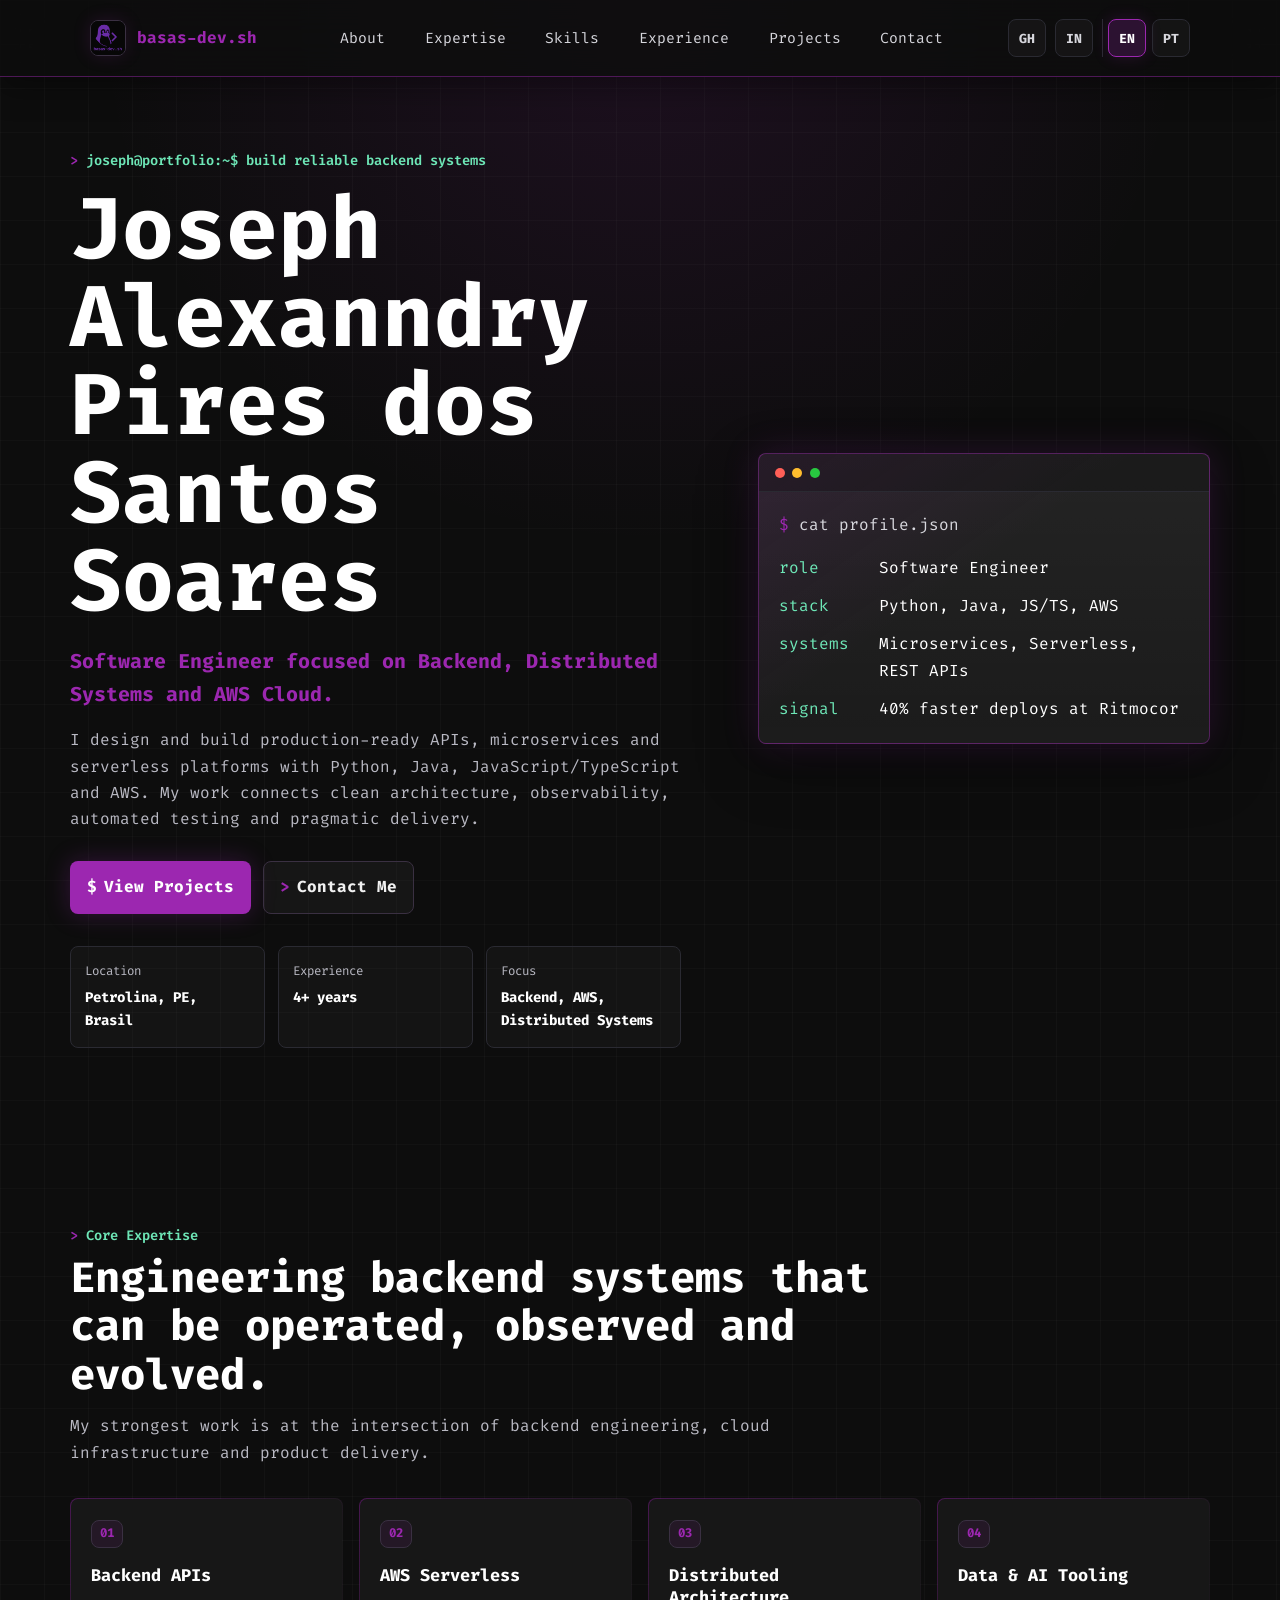
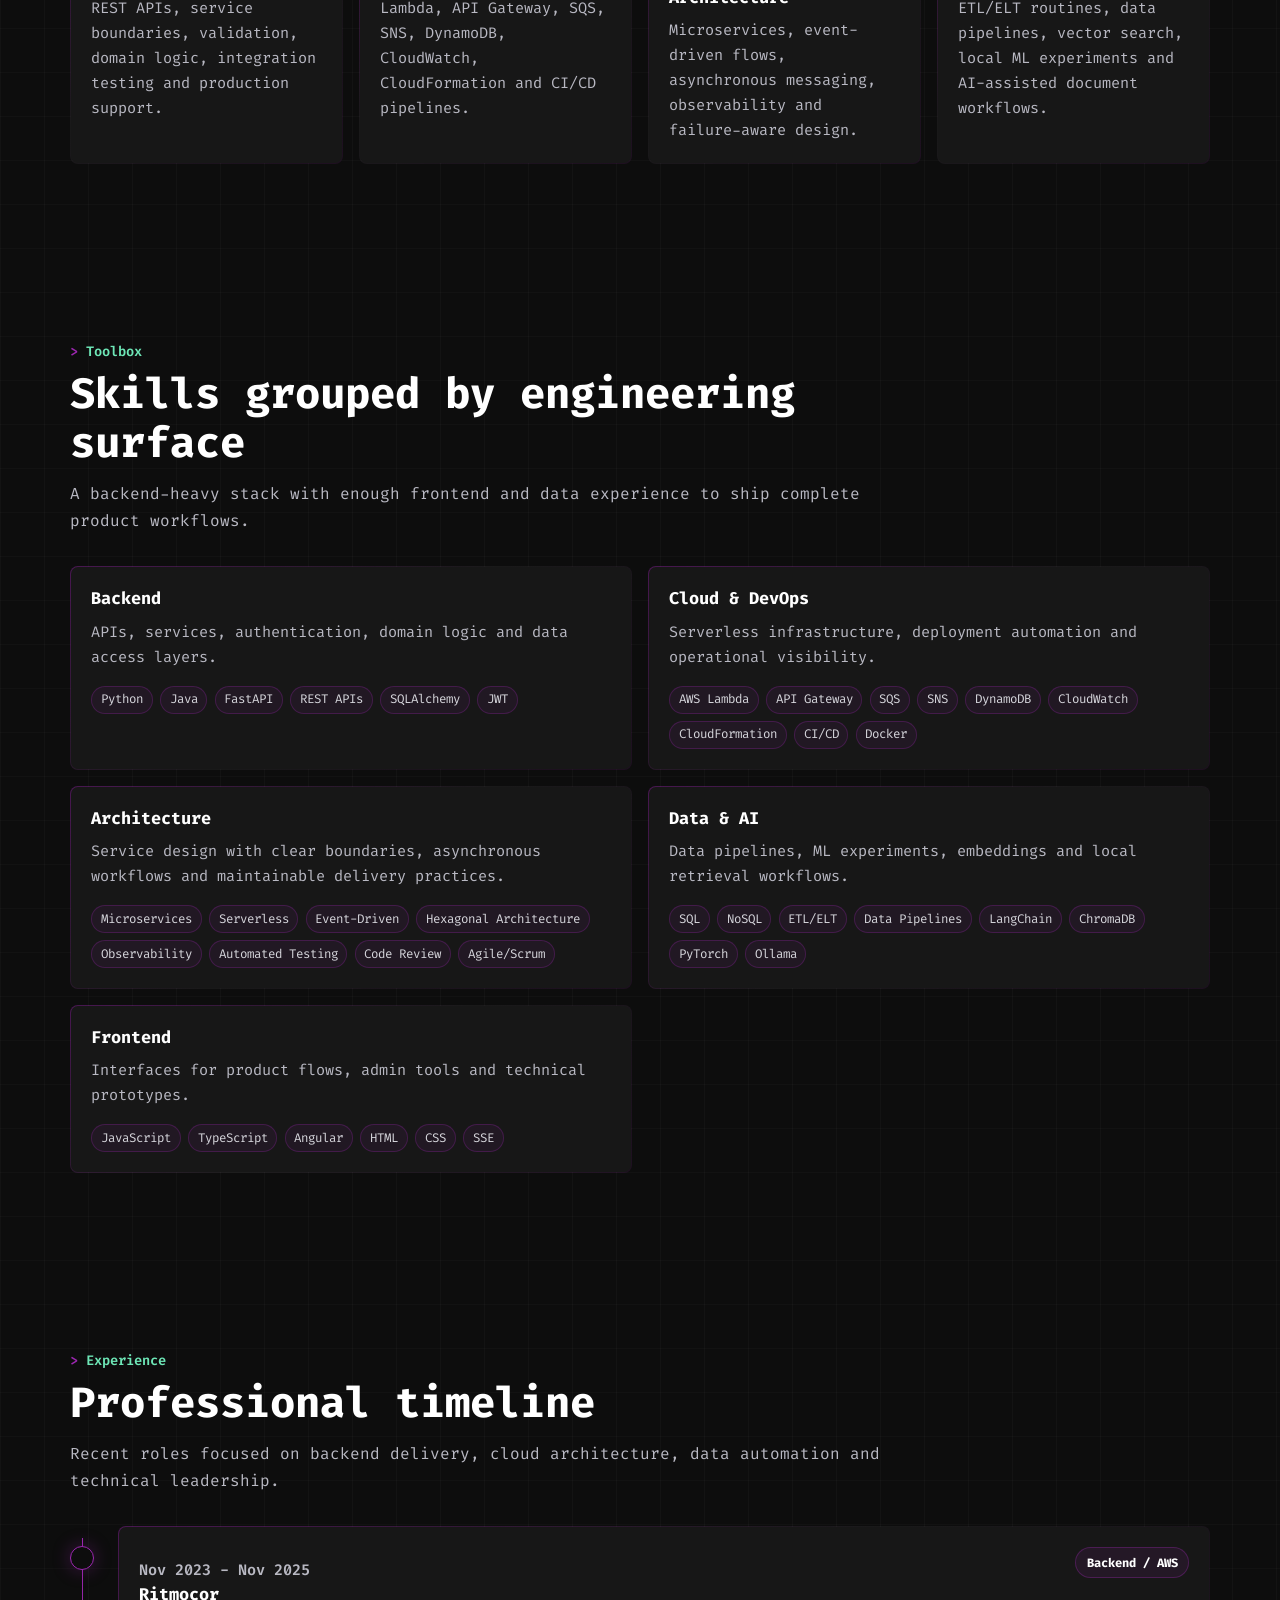
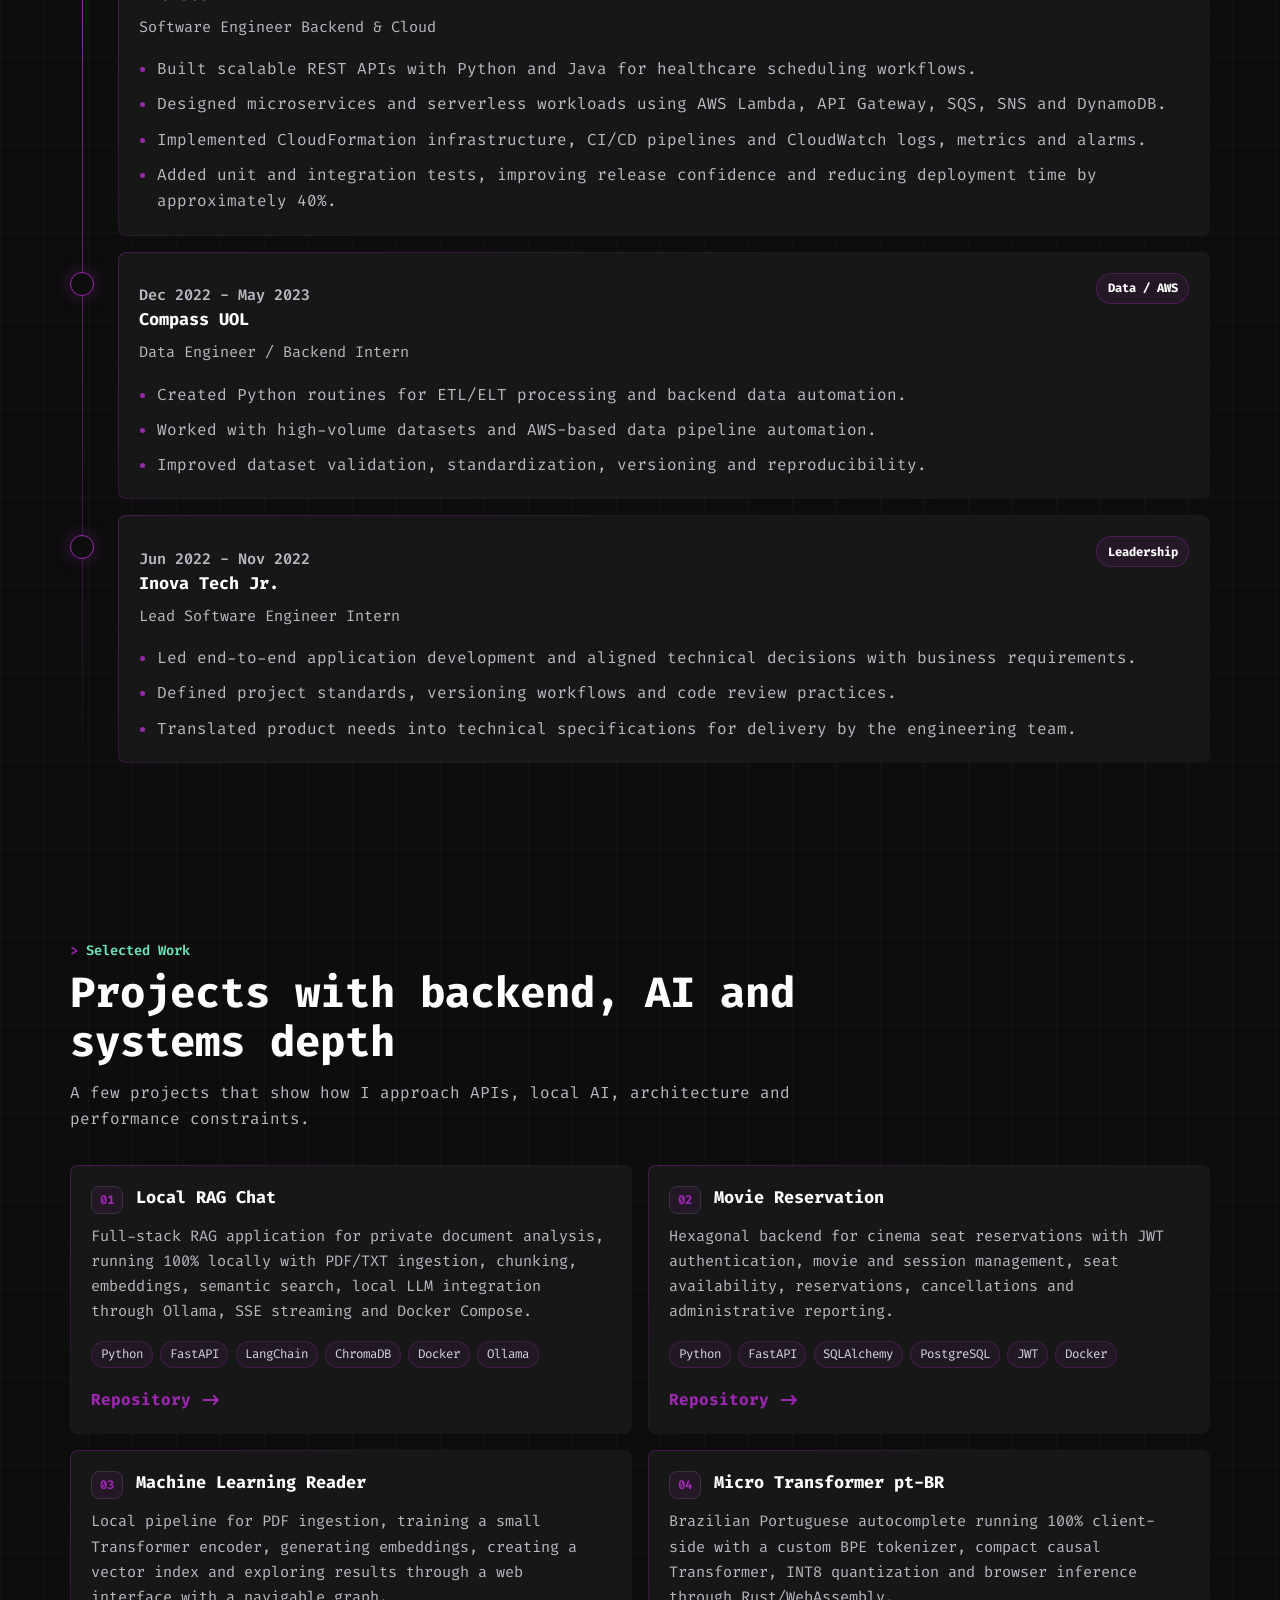
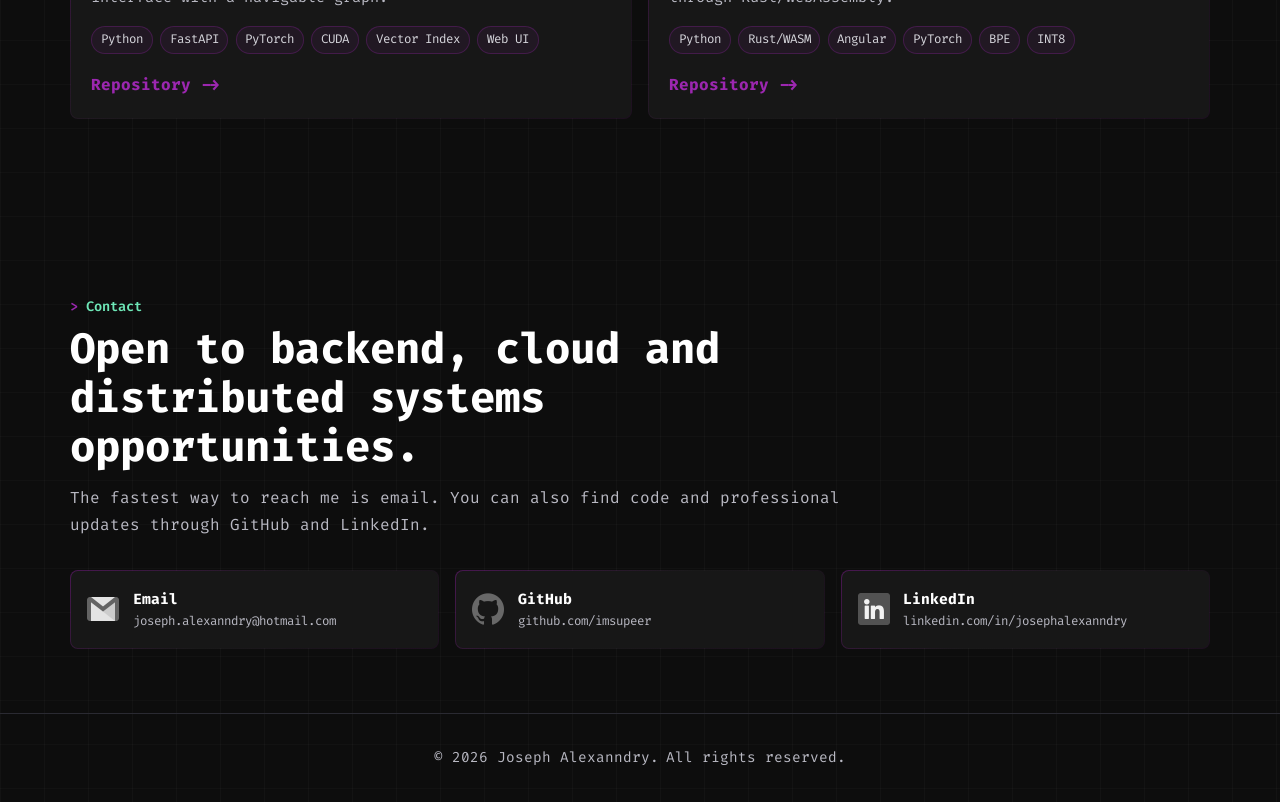
<file: index.html>
<!doctype html>
<html lang="en" data-lang="en">
  <head>
    <meta charset="UTF-8" />
    <meta name="viewport" content="width=device-width, initial-scale=1" />
    <title>Joseph Alexanndry | Software Engineer Backend & Cloud</title>
    <meta
      name="description"
      content="Software Engineer based in Brazil with 4+ years of experience building backend systems, distributed architectures, AWS serverless platforms, REST APIs and data/AI tools."
      data-i18n-content="meta.description"
    />
    <meta name="theme-color" content="#0d0d0d" />
    <meta property="og:type" content="website" />
    <meta property="og:url" content="https://imsupeer.github.io/portfolio/" />
    <meta property="og:title" content="Joseph Alexanndry | Software Engineer Backend & Cloud" data-i18n-content="meta.ogTitle" />
    <meta
      property="og:description"
      content="Backend-heavy Software Engineer focused on AWS, microservices, serverless, distributed systems and reliable APIs."
      data-i18n-content="meta.ogDescription"
    />
    <meta property="og:image" content="assets/logo.png" />
    <meta name="twitter:card" content="summary" />
    <link rel="canonical" href="https://imsupeer.github.io/portfolio/" />
    <link rel="icon" href="assets/favicon.ico" type="image/x-icon" />
    <link rel="preconnect" href="https://fonts.googleapis.com" />
    <link rel="preconnect" href="https://fonts.gstatic.com" crossorigin />
    <link href="https://fonts.googleapis.com/css2?family=Fira+Code:wght@400;500;600;700&display=swap" rel="stylesheet" />
    <link rel="stylesheet" href="styles.css" />
    <script defer src="script.js"></script>
  </head>
  <body>
    <a class="skip-link" href="#main" data-i18n="a11y.skip">Skip to content</a>

    <header class="site-header" id="top">
      <div class="header-inner">
        <a class="brand" href="#about" aria-label="Joseph Alexanndry portfolio home" data-i18n-aria-label="brand.aria">
          <img src="assets/logo.png" alt="Joseph Alexanndry developer logo" class="brand-icon" />
          <span class="brand-text">basas-dev.sh</span>
        </a>

        <button
          class="menu-toggle"
          type="button"
          aria-controls="primary-nav"
          aria-expanded="false"
          aria-label="Open navigation menu"
          data-i18n-aria-label="nav.toggleOpen"
        >
          <span></span>
          <span></span>
          <span></span>
        </button>

        <nav class="site-nav" id="primary-nav" aria-label="Primary navigation" data-i18n-aria-label="nav.aria">
          <a href="#about" data-i18n="nav.about">About</a>
          <a href="#expertise" data-i18n="nav.expertise">Expertise</a>
          <a href="#skills" data-i18n="nav.skills">Skills</a>
          <a href="#experience" data-i18n="nav.experience">Experience</a>
          <a href="#projects" data-i18n="nav.projects">Projects</a>
          <a href="#contact" data-i18n="nav.contact">Contact</a>
        </nav>

        <div class="header-actions">
          <a
            class="social-pill"
            href="https://github.com/imsupeer"
            target="_blank"
            rel="noreferrer"
            aria-label="GitHub profile"
            data-i18n-aria-label="social.github"
            >GH</a
          >
          <a
            class="social-pill"
            href="https://www.linkedin.com/in/josephalexanndry"
            target="_blank"
            rel="noreferrer"
            aria-label="LinkedIn profile"
            data-i18n-aria-label="social.linkedin"
          >
            IN
          </a>
          <div class="lang-switch" role="group" aria-label="Language selector" data-i18n-aria-label="lang.aria">
            <button id="btn-en" type="button" data-lang-btn="en" aria-pressed="true">EN</button>
            <button id="btn-pt" type="button" data-lang-btn="pt" aria-pressed="false">PT</button>
          </div>
        </div>
      </div>
    </header>

    <main id="main">
      <section id="about" class="section hero-section" aria-labelledby="hero-title">
        <div class="hero-grid">
          <div class="hero-copy">
            <p class="terminal-prompt" data-i18n="hero.prompt">joseph@portfolio:~$ build reliable backend systems</p>
            <h1 id="hero-title" data-i18n="hero.title">Joseph Alexanndry Pires dos Santos Soares</h1>
            <p class="hero-position" data-i18n="hero.position">Software Engineer focused on Backend, Distributed Systems and AWS Cloud.</p>
            <p class="hero-summary" data-i18n="hero.summary">
              I design and build production-ready APIs, microservices and serverless platforms with Python, Java, JavaScript/TypeScript and AWS. My
              work connects clean architecture, observability, automated testing and pragmatic delivery.
            </p>

            <div class="hero-ctas" aria-label="Primary actions" data-i18n-aria-label="hero.ctas.aria">
              <a class="btn btn-primary" href="#projects" data-i18n="hero.cta.projects">View Projects</a>
              <a class="btn btn-secondary" href="#contact" data-i18n="hero.cta.contact">Contact Me</a>
            </div>

            <ul class="hero-meta" aria-label="Professional summary" data-i18n-aria-label="hero.meta.aria">
              <li>
                <span data-i18n="hero.meta.location">Location</span>
                <strong>Petrolina, PE, Brasil</strong>
              </li>
              <li>
                <span data-i18n="hero.meta.experience">Experience</span>
                <strong data-i18n="hero.meta.experienceValue">4+ years</strong>
              </li>
              <li>
                <span data-i18n="hero.meta.focus">Focus</span>
                <strong data-i18n="hero.meta.focusValue">Backend, AWS, Distributed Systems</strong>
              </li>
            </ul>
          </div>

          <aside class="hero-terminal" aria-label="Terminal profile snapshot" data-i18n-aria-label="hero.terminal.aria">
            <div class="terminal-bar" aria-hidden="true">
              <span></span>
              <span></span>
              <span></span>
            </div>
            <div class="terminal-body">
              <p><span class="cmd">$</span> <span data-i18n="hero.terminal.command">cat profile.json</span></p>
              <dl>
                <div>
                  <dt data-i18n="hero.terminal.role">role</dt>
                  <dd data-i18n="hero.terminal.roleValue">Software Engineer</dd>
                </div>
                <div>
                  <dt data-i18n="hero.terminal.stack">stack</dt>
                  <dd>Python, Java, JS/TS, AWS</dd>
                </div>
                <div>
                  <dt data-i18n="hero.terminal.systems">systems</dt>
                  <dd data-i18n="hero.terminal.systemsValue">Microservices, Serverless, REST APIs</dd>
                </div>
                <div>
                  <dt data-i18n="hero.terminal.signal">signal</dt>
                  <dd data-i18n="hero.terminal.signalValue">40% faster deploys at Ritmocor</dd>
                </div>
              </dl>
            </div>
          </aside>
        </div>
      </section>

      <section id="expertise" class="section" aria-labelledby="expertise-title">
        <div class="section-heading">
          <p class="section-kicker" data-i18n="expertise.kicker">Core Expertise</p>
          <h2 id="expertise-title" data-i18n="expertise.title">Engineering backend systems that can be operated, observed and evolved.</h2>
          <p data-i18n="expertise.intro">
            My strongest work is at the intersection of backend engineering, cloud infrastructure and product delivery.
          </p>
        </div>

        <div class="expertise-grid">
          <article class="expertise-card">
            <span class="card-index">01</span>
            <h3 data-i18n="expertise.backend.title">Backend APIs</h3>
            <p data-i18n="expertise.backend.desc">
              REST APIs, service boundaries, validation, domain logic, integration testing and production support.
            </p>
          </article>

          <article class="expertise-card">
            <span class="card-index">02</span>
            <h3 data-i18n="expertise.cloud.title">AWS Serverless</h3>
            <p data-i18n="expertise.cloud.desc">Lambda, API Gateway, SQS, SNS, DynamoDB, CloudWatch, CloudFormation and CI/CD pipelines.</p>
          </article>

          <article class="expertise-card">
            <span class="card-index">03</span>
            <h3 data-i18n="expertise.arch.title">Distributed Architecture</h3>
            <p data-i18n="expertise.arch.desc">Microservices, event-driven flows, asynchronous messaging, observability and failure-aware design.</p>
          </article>

          <article class="expertise-card">
            <span class="card-index">04</span>
            <h3 data-i18n="expertise.data.title">Data & AI Tooling</h3>
            <p data-i18n="expertise.data.desc">
              ETL/ELT routines, data pipelines, vector search, local ML experiments and AI-assisted document workflows.
            </p>
          </article>
        </div>
      </section>

      <section id="skills" class="section skills-section" aria-labelledby="skills-title">
        <div class="section-heading">
          <p class="section-kicker" data-i18n="skills.kicker">Toolbox</p>
          <h2 id="skills-title" data-i18n="skills.title">Skills grouped by engineering surface</h2>
          <p data-i18n="skills.intro">A backend-heavy stack with enough frontend and data experience to ship complete product workflows.</p>
        </div>

        <div class="skills-grid">
          <article class="skill-card">
            <h3 data-i18n="skills.backend.title">Backend</h3>
            <p data-i18n="skills.backend.desc">APIs, services, authentication, domain logic and data access layers.</p>
            <ul class="chips">
              <li>Python</li>
              <li>Java</li>
              <li>FastAPI</li>
              <li>REST APIs</li>
              <li>SQLAlchemy</li>
              <li>JWT</li>
            </ul>
          </article>

          <article class="skill-card">
            <h3 data-i18n="skills.cloud.title">Cloud & DevOps</h3>
            <p data-i18n="skills.cloud.desc">Serverless infrastructure, deployment automation and operational visibility.</p>
            <ul class="chips">
              <li>AWS Lambda</li>
              <li>API Gateway</li>
              <li>SQS</li>
              <li>SNS</li>
              <li>DynamoDB</li>
              <li>CloudWatch</li>
              <li>CloudFormation</li>
              <li>CI/CD</li>
              <li>Docker</li>
            </ul>
          </article>

          <article class="skill-card">
            <h3 data-i18n="skills.arch.title">Architecture</h3>
            <p data-i18n="skills.arch.desc">Service design with clear boundaries, asynchronous workflows and maintainable delivery practices.</p>
            <ul class="chips">
              <li>Microservices</li>
              <li>Serverless</li>
              <li>Event-Driven</li>
              <li>Hexagonal Architecture</li>
              <li>Observability</li>
              <li>Automated Testing</li>
              <li>Code Review</li>
              <li>Agile/Scrum</li>
            </ul>
          </article>

          <article class="skill-card">
            <h3 data-i18n="skills.data.title">Data & AI</h3>
            <p data-i18n="skills.data.desc">Data pipelines, ML experiments, embeddings and local retrieval workflows.</p>
            <ul class="chips">
              <li>SQL</li>
              <li>NoSQL</li>
              <li>ETL/ELT</li>
              <li>Data Pipelines</li>
              <li>LangChain</li>
              <li>ChromaDB</li>
              <li>PyTorch</li>
              <li>Ollama</li>
            </ul>
          </article>

          <article class="skill-card">
            <h3 data-i18n="skills.frontend.title">Frontend</h3>
            <p data-i18n="skills.frontend.desc">Interfaces for product flows, admin tools and technical prototypes.</p>
            <ul class="chips">
              <li>JavaScript</li>
              <li>TypeScript</li>
              <li>Angular</li>
              <li>HTML</li>
              <li>CSS</li>
              <li>SSE</li>
            </ul>
          </article>
        </div>
      </section>

      <section id="experience" class="section experience-section" aria-labelledby="experience-title">
        <div class="section-heading">
          <p class="section-kicker" data-i18n="experience.kicker">Experience</p>
          <h2 id="experience-title" data-i18n="experience.title">Professional timeline</h2>
          <p data-i18n="experience.intro">Recent roles focused on backend delivery, cloud architecture, data automation and technical leadership.</p>
        </div>

        <div class="timeline">
          <article class="timeline-item">
            <div class="timeline-marker" aria-hidden="true"></div>
            <div class="experience-card">
              <div class="experience-header">
                <div>
                  <p class="period" data-i18n="experience.ritmocor.period">Nov 2023 - Nov 2025</p>
                  <h3>Ritmocor</h3>
                  <p class="role" data-i18n="experience.ritmocor.role">Software Engineer Backend & Cloud</p>
                </div>
                <span class="experience-tag">Backend / AWS</span>
              </div>
              <ul class="impact-list">
                <li data-i18n="experience.ritmocor.item1">Built scalable REST APIs with Python and Java for healthcare scheduling workflows.</li>
                <li data-i18n="experience.ritmocor.item2">
                  Designed microservices and serverless workloads using AWS Lambda, API Gateway, SQS, SNS and DynamoDB.
                </li>
                <li data-i18n="experience.ritmocor.item3">
                  Implemented CloudFormation infrastructure, CI/CD pipelines and CloudWatch logs, metrics and alarms.
                </li>
                <li data-i18n="experience.ritmocor.item4">
                  Added unit and integration tests, improving release confidence and reducing deployment time by approximately 40%.
                </li>
              </ul>
            </div>
          </article>

          <article class="timeline-item">
            <div class="timeline-marker" aria-hidden="true"></div>
            <div class="experience-card">
              <div class="experience-header">
                <div>
                  <p class="period" data-i18n="experience.compass.period">Dec 2022 - May 2023</p>
                  <h3>Compass UOL</h3>
                  <p class="role" data-i18n="experience.compass.role">Data Engineer / Backend Intern</p>
                </div>
                <span class="experience-tag">Data / AWS</span>
              </div>
              <ul class="impact-list">
                <li data-i18n="experience.compass.item1">Created Python routines for ETL/ELT processing and backend data automation.</li>
                <li data-i18n="experience.compass.item2">Worked with high-volume datasets and AWS-based data pipeline automation.</li>
                <li data-i18n="experience.compass.item3">Improved dataset validation, standardization, versioning and reproducibility.</li>
              </ul>
            </div>
          </article>

          <article class="timeline-item">
            <div class="timeline-marker" aria-hidden="true"></div>
            <div class="experience-card">
              <div class="experience-header">
                <div>
                  <p class="period" data-i18n="experience.inova.period">Jun 2022 - Nov 2022</p>
                  <h3>Inova Tech Jr.</h3>
                  <p class="role" data-i18n="experience.inova.role">Lead Software Engineer Intern</p>
                </div>
                <span class="experience-tag">Leadership</span>
              </div>
              <ul class="impact-list">
                <li data-i18n="experience.inova.item1">
                  Led end-to-end application development and aligned technical decisions with business requirements.
                </li>
                <li data-i18n="experience.inova.item2">Defined project standards, versioning workflows and code review practices.</li>
                <li data-i18n="experience.inova.item3">
                  Translated product needs into technical specifications for delivery by the engineering team.
                </li>
              </ul>
            </div>
          </article>
        </div>
      </section>

      <section id="projects" class="section projects-section" aria-labelledby="projects-title">
        <div class="section-heading">
          <p class="section-kicker" data-i18n="projects.kicker">Selected Work</p>
          <h2 id="projects-title" data-i18n="projects.title">Projects with backend, AI and systems depth</h2>
          <p data-i18n="projects.intro">A few projects that show how I approach APIs, local AI, architecture and performance constraints.</p>
        </div>

        <div class="project-grid">
          <article class="project-card">
            <div class="project-top">
              <span class="card-index">01</span>
              <h3>Local RAG Chat</h3>
            </div>
            <p data-i18n="projects.rag.desc">
              Full-stack RAG application for private document analysis, running 100% locally with PDF/TXT ingestion, chunking, embeddings, semantic
              search, local LLM integration through Ollama, SSE streaming and Docker Compose.
            </p>
            <ul class="chips">
              <li>Python</li>
              <li>FastAPI</li>
              <li>LangChain</li>
              <li>ChromaDB</li>
              <li>Docker</li>
              <li>Ollama</li>
            </ul>
            <a class="project-link" href="https://github.com/imsupeer/ragChat" target="_blank" rel="noreferrer" data-i18n="projects.repo"
              >Repository</a
            >
          </article>

          <article class="project-card">
            <div class="project-top">
              <span class="card-index">02</span>
              <h3>Movie Reservation</h3>
            </div>
            <p data-i18n="projects.movie.desc">
              Hexagonal backend for cinema seat reservations with JWT authentication, movie and session management, seat availability, reservations,
              cancellations and administrative reporting.
            </p>
            <ul class="chips">
              <li>Python</li>
              <li>FastAPI</li>
              <li>SQLAlchemy</li>
              <li>PostgreSQL</li>
              <li>JWT</li>
              <li>Docker</li>
            </ul>
            <a
              class="project-link"
              href="https://github.com/imsupeer/movieReservationSystemBackend"
              target="_blank"
              rel="noreferrer"
              data-i18n="projects.repo"
              >Repository</a
            >
          </article>

          <article class="project-card">
            <div class="project-top">
              <span class="card-index">03</span>
              <h3>Machine Learning Reader</h3>
            </div>
            <p data-i18n="projects.ml.desc">
              Local pipeline for PDF ingestion, training a small Transformer encoder, generating embeddings, creating a vector index and exploring
              results through a web interface with a navigable graph.
            </p>
            <ul class="chips">
              <li>Python</li>
              <li>FastAPI</li>
              <li>PyTorch</li>
              <li>CUDA</li>
              <li>Vector Index</li>
              <li>Web UI</li>
            </ul>
            <a
              class="project-link"
              href="https://github.com/imsupeer/simpleMachineLearningProject"
              target="_blank"
              rel="noreferrer"
              data-i18n="projects.repo"
              >Repository</a
            >
          </article>

          <article class="project-card">
            <div class="project-top">
              <span class="card-index">04</span>
              <h3>Micro Transformer pt-BR</h3>
            </div>
            <p data-i18n="projects.micro.desc">
              Brazilian Portuguese autocomplete running 100% client-side with a custom BPE tokenizer, compact causal Transformer, INT8 quantization
              and browser inference through Rust/WebAssembly.
            </p>
            <ul class="chips">
              <li>Python</li>
              <li>Rust/WASM</li>
              <li>Angular</li>
              <li>PyTorch</li>
              <li>BPE</li>
              <li>INT8</li>
            </ul>
            <a class="project-link" href="https://github.com/imsupeer/microTransformerptBR" target="_blank" rel="noreferrer" data-i18n="projects.repo"
              >Repository</a
            >
          </article>
        </div>
      </section>

      <section id="contact" class="section contact-section" aria-labelledby="contact-title">
        <div class="section-heading">
          <p class="section-kicker" data-i18n="contact.kicker">Contact</p>
          <h2 id="contact-title" data-i18n="contact.title">Open to backend, cloud and distributed systems opportunities.</h2>
          <p data-i18n="contact.intro">
            The fastest way to reach me is email. You can also find code and professional updates through GitHub and LinkedIn.
          </p>
        </div>

        <div class="contact-grid">
          <a
            class="contact-card"
            href="mailto:joseph.alexanndry@hotmail.com"
            aria-label="Send email to Joseph Alexanndry"
            data-i18n-aria-label="contact.email.aria"
          >
            <img src="assets/mail.png" alt="" class="contact-icon" aria-hidden="true" />
            <span>
              <strong data-i18n="contact.email.label">Email</strong>
              <small>joseph.alexanndry@hotmail.com</small>
            </span>
          </a>

          <a
            class="contact-card"
            href="https://github.com/imsupeer"
            target="_blank"
            rel="noreferrer"
            aria-label="Open Joseph Alexanndry GitHub profile"
            data-i18n-aria-label="contact.github.aria"
          >
            <img src="assets/github.png" alt="" class="contact-icon" aria-hidden="true" />
            <span>
              <strong>GitHub</strong>
              <small>github.com/imsupeer</small>
            </span>
          </a>

          <a
            class="contact-card"
            href="https://www.linkedin.com/in/josephalexanndry"
            target="_blank"
            rel="noreferrer"
            aria-label="Open Joseph Alexanndry LinkedIn profile"
            data-i18n-aria-label="contact.linkedin.aria"
          >
            <img src="assets/linkedin.png" alt="" class="contact-icon" aria-hidden="true" />
            <span>
              <strong>LinkedIn</strong>
              <small>linkedin.com/in/josephalexanndry</small>
            </span>
          </a>
        </div>
      </section>
    </main>

    <footer class="site-footer">
      <span>&copy; <span id="year"></span> Joseph Alexanndry.</span>
      <span data-i18n="footer.rights">All rights reserved.</span>
    </footer>
  </body>
</html>
</file>
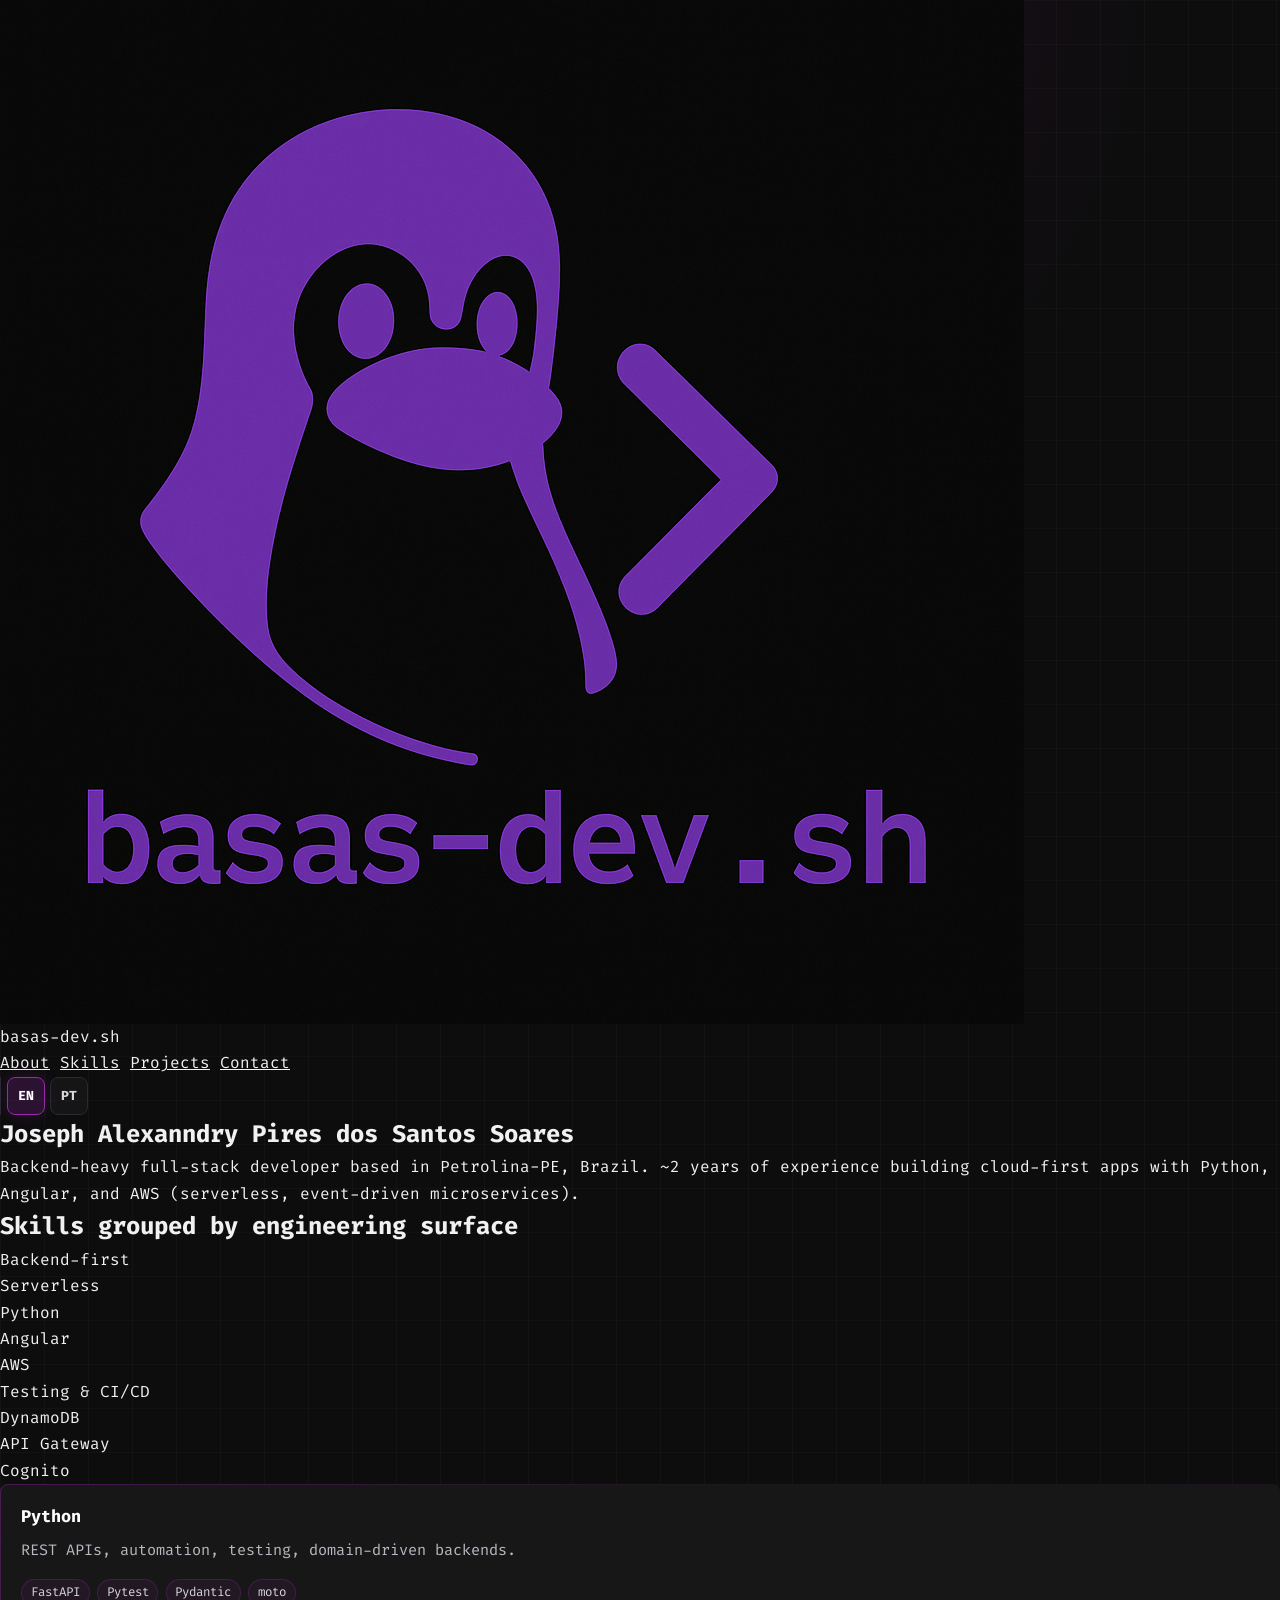
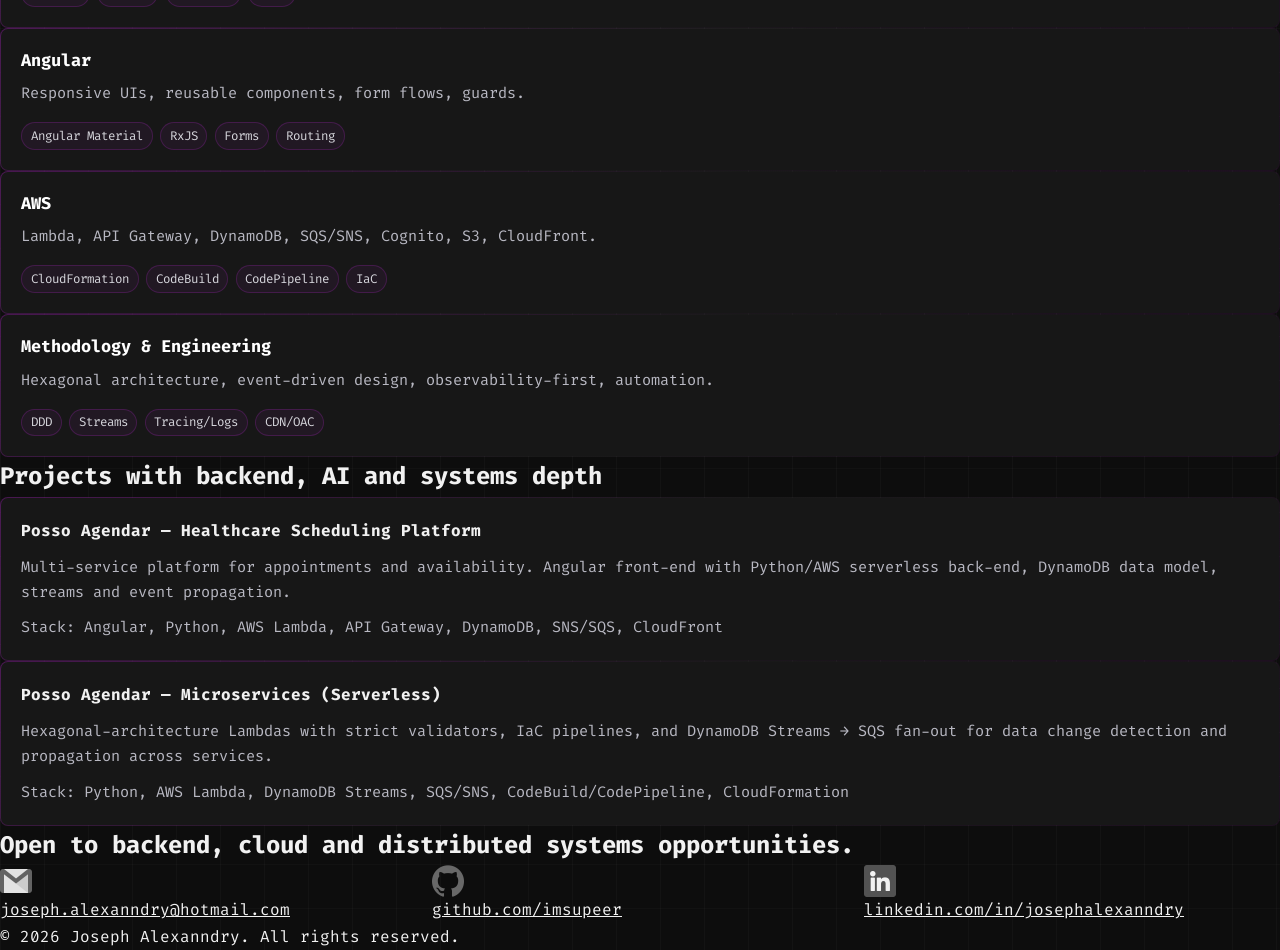
<file: main.html>
<!DOCTYPE html>
<html lang="en" data-lang="en">
  <head>
    <meta charset="UTF-8" />
    <meta name="viewport" content="width=device-width, initial-scale=1" />
    <title>Portfolio | Joseph Alexanndry</title>
    <link rel="icon" href="assets/favicon.ico" type="image/x-icon" />
    <link rel="preconnect" href="https://fonts.googleapis.com" />
    <link rel="preconnect" href="https://fonts.gstatic.com" crossorigin />
    <link href="https://fonts.googleapis.com/css2?family=Fira+Code:wght@400;600&display=swap" rel="stylesheet" />
    <link rel="stylesheet" href="styles.css" />
    <script defer src="script.js"></script>
  </head>
  <body>
    <header>
      <div class="logo">
        <img src="assets/logo.png" alt="Logo" class="logo-icon" />
        basas-dev.sh
      </div>
      <nav>
        <a href="#about" data-i18n="nav.about">About</a>
        <a href="#skills" data-i18n="nav.skills">Skills</a>
        <a href="#projects" data-i18n="nav.projects">Projects</a>
        <a href="#contact" data-i18n="nav.contact">Contact</a>
      </nav>
      <div class="lang-switch">
        <button id="btn-en" data-lang-btn="en" aria-pressed="true">EN</button>
        <button id="btn-pt" data-lang-btn="pt" aria-pressed="false">PT</button>
      </div>
    </header>

    <main>
      <section id="about" class="hero">
        <h1 data-i18n="hero.title">Hi, I'm Joseph Alexanndry</h1>
        <p data-i18n="hero.subtitle">
          Backend-heavy full-stack developer based in Petrolina-PE, Brazil. ~2 years of experience building cloud-first apps with Python, Angular, and
          AWS (serverless, event-driven microservices).
        </p>
      </section>

      <section id="skills" class="skills-section">
        <h2 data-i18n="skills.title">Skills</h2>

        <div class="skills-highlight">
          <div class="badge" data-i18n="skills.badges.backend">Backend-first</div>
          <div class="badge" data-i18n="skills.badges.serverless">Serverless</div>
          <div class="badge">Python</div>
          <div class="badge">Angular</div>
          <div class="badge">AWS</div>
          <div class="badge" data-i18n="skills.badges.testing">Testing & CI/CD</div>
          <div class="badge">DynamoDB</div>
          <div class="badge">API Gateway</div>
          <div class="badge">Cognito</div>
        </div>

        <div class="skill-grid emphasis">
          <article class="skill-card">
            <h3>Python</h3>
            <p data-i18n="skills.python.desc">REST APIs, automation, testing, domain-driven backends.</p>
            <ul class="chips">
              <li>FastAPI</li>
              <li>Pytest</li>
              <li>Pydantic</li>
              <li>moto</li>
            </ul>
          </article>

          <article class="skill-card">
            <h3>Angular</h3>
            <p data-i18n="skills.angular.desc">Responsive UIs, reusable components, form flows, guards.</p>
            <ul class="chips">
              <li>Angular Material</li>
              <li>RxJS</li>
              <li>Forms</li>
              <li>Routing</li>
            </ul>
          </article>

          <article class="skill-card">
            <h3>AWS</h3>
            <p data-i18n="skills.aws.desc">Lambda, API Gateway, DynamoDB, SQS/SNS, Cognito, S3, CloudFront.</p>
            <ul class="chips">
              <li>CloudFormation</li>
              <li>CodeBuild</li>
              <li>CodePipeline</li>
              <li>IaC</li>
            </ul>
          </article>

          <article class="skill-card wide">
            <h3 data-i18n="skills.method.title">Methodology & Engineering</h3>
            <p data-i18n="skills.method.desc">Hexagonal architecture, event-driven design, observability-first, automation.</p>
            <ul class="chips">
              <li>DDD</li>
              <li>Streams</li>
              <li>Tracing/Logs</li>
              <li>CDN/OAC</li>
            </ul>
          </article>
        </div>
      </section>

      <section id="projects" class="projects">
        <h2 data-i18n="projects.title">Projects</h2>

        <div class="project-card">
          <h4>Posso Agendar — Healthcare Scheduling Platform</h4>
          <p data-i18n="projects.pa.desc">
            Multi-service platform for appointments and availability. Angular front-end with Python/AWS serverless back-end, DynamoDB data model,
            streams and event propagation.
          </p>
          <p class="stack">Stack: Angular, Python, AWS Lambda, API Gateway, DynamoDB, SNS/SQS, CloudFront</p>
        </div>

        <div class="project-card">
          <h4>Posso Agendar — Microservices (Serverless)</h4>
          <p data-i18n="projects.ms.desc">
            Hexagonal-architecture Lambdas with strict validators, IaC pipelines, and DynamoDB Streams → SQS fan-out for data change detection and
            propagation across services.
          </p>
          <p class="stack">Stack: Python, AWS Lambda, DynamoDB Streams, SQS/SNS, CodeBuild/CodePipeline, CloudFormation</p>
        </div>
      </section>

      <section id="contact" class="contact">
        <h2 data-i18n="contact.title">Contact</h2>
        <div class="contact-grid">
          <a href="mailto:joseph.alexanndry@hotmail.com" aria-label="Email">
            <img src="assets/mail.png" alt="Email" class="contact-icon" />
            <span>joseph.alexanndry@hotmail.com</span>
          </a>
          <a href="https://github.com/imsupeer" target="_blank" rel="noreferrer" aria-label="GitHub">
            <img src="assets/github.png" alt="GitHub" class="contact-icon" />
            <span>github.com/imsupeer</span>
          </a>
          <a href="https://www.linkedin.com/in/josephalexanndry" target="_blank" rel="noreferrer" aria-label="LinkedIn">
            <img src="assets/linkedin.png" alt="LinkedIn" class="contact-icon" />
            <span>linkedin.com/in/josephalexanndry</span>
          </a>
        </div>
      </section>
    </main>

    <footer>&copy; <span id="year"></span> Joseph Alexanndry. <span data-i18n="footer.rights">All rights reserved.</span></footer>
  </body>
</html>
</file>
<file: styles.css>
:root {
  --bg-color: #0d0d0d;
  --bg-elevated: #121212;
  --bg-card: #171717;
  --bg-card-strong: #1d1d1d;
  --text-color: #f1f1f1;
  --muted: #b9b9c3;
  --muted-strong: #d7d7dd;
  --line: #2a2a32;
  --line-strong: #3a3042;
  --accent-color: #9c27b0;
  --accent-soft: rgba(156, 39, 176, 0.16);
  --accent-glow: rgba(156, 39, 176, 0.34);
  --success: #6ee7b7;
  --font-family: 'Fira Code', monospace;
  --header-height: 76px;
  --max-width: 1140px;
  --radius: 8px;
}

* {
  box-sizing: border-box;
  margin: 0;
  padding: 0;
}

html {
  scroll-behavior: smooth;
  scroll-padding-top: calc(var(--header-height) + 24px);
}

body {
  min-height: 100vh;
  background:
    linear-gradient(90deg, rgba(255, 255, 255, 0.025) 1px, transparent 1px), linear-gradient(180deg, rgba(255, 255, 255, 0.018) 1px, transparent 1px),
    radial-gradient(circle at 50% 0%, rgba(156, 39, 176, 0.12), transparent 34rem), var(--bg-color);
  background-size:
    44px 44px,
    44px 44px,
    auto,
    auto;
  color: var(--text-color);
  font-family: var(--font-family);
  line-height: 1.65;
  text-rendering: optimizeLegibility;
}

body::selection {
  background: var(--accent-color);
  color: #fff;
}

a {
  color: inherit;
}

img {
  max-width: 100%;
  display: block;
}

button,
a {
  -webkit-tap-highlight-color: transparent;
}

:focus-visible {
  outline: 2px solid var(--accent-color);
  outline-offset: 4px;
}

.skip-link {
  position: fixed;
  left: 1rem;
  top: 1rem;
  z-index: 999;
  transform: translateY(-150%);
  background: var(--accent-color);
  color: #fff;
  padding: 0.65rem 0.9rem;
  border-radius: var(--radius);
  text-decoration: none;
  font-weight: 700;
  transition: transform 0.2s ease;
}

.skip-link:focus {
  transform: translateY(0);
}

.site-header {
  position: sticky;
  top: 0;
  z-index: 100;
  border-bottom: 1px solid rgba(156, 39, 176, 0.45);
  background: rgba(13, 13, 13, 0.86);
  backdrop-filter: blur(18px);
  box-shadow: 0 12px 30px rgba(0, 0, 0, 0.34);
}

.header-inner {
  min-height: var(--header-height);
  max-width: var(--max-width);
  margin: 0 auto;
  padding: 0 1.25rem;
  display: flex;
  align-items: center;
  justify-content: space-between;
  gap: 1rem;
}

.brand {
  display: inline-flex;
  align-items: center;
  gap: 0.7rem;
  color: var(--text-color);
  text-decoration: none;
  font-weight: 700;
  white-space: nowrap;
}

.brand-icon {
  width: 36px;
  height: 36px;
  border-radius: var(--radius);
  border: 1px solid var(--line-strong);
  object-fit: cover;
  box-shadow: 0 0 18px var(--accent-soft);
}

.brand-text {
  color: var(--accent-color);
}

.site-nav {
  display: flex;
  align-items: center;
  justify-content: center;
  gap: clamp(0.6rem, 1.8vw, 1.35rem);
  font-size: 0.92rem;
}

.site-nav a {
  position: relative;
  color: var(--muted-strong);
  text-decoration: none;
  transition: color 0.2s ease;
}

.site-nav a::before {
  content: './';
  color: var(--accent-color);
  opacity: 0;
  transform: translateX(-4px);
  display: inline-block;
  transition:
    opacity 0.2s ease,
    transform 0.2s ease;
}

.site-nav a:hover,
.site-nav a:focus-visible {
  color: #fff;
}

.site-nav a:hover::before,
.site-nav a:focus-visible::before {
  opacity: 1;
  transform: translateX(0);
}

.header-actions {
  display: flex;
  align-items: center;
  gap: 0.55rem;
}

.social-pill,
.lang-switch button {
  min-width: 38px;
  min-height: 38px;
  display: inline-flex;
  align-items: center;
  justify-content: center;
  border: 1px solid var(--line);
  border-radius: var(--radius);
  background: rgba(255, 255, 255, 0.03);
  color: var(--muted-strong);
  font: 700 0.82rem var(--font-family);
  text-decoration: none;
  cursor: pointer;
  transition:
    border-color 0.2s ease,
    color 0.2s ease,
    background 0.2s ease,
    transform 0.2s ease;
}

.social-pill:hover,
.lang-switch button:hover {
  border-color: var(--accent-color);
  color: #fff;
  background: var(--accent-soft);
  transform: translateY(-1px);
}

.lang-switch {
  display: flex;
  gap: 0.35rem;
  padding-left: 0.35rem;
  border-left: 1px solid var(--line);
}

.lang-switch button[aria-pressed='true'] {
  border-color: var(--accent-color);
  color: #fff;
  background: rgba(156, 39, 176, 0.22);
  box-shadow: 0 0 16px rgba(156, 39, 176, 0.2);
}

.menu-toggle {
  display: none;
  width: 42px;
  height: 42px;
  border: 1px solid var(--line);
  border-radius: var(--radius);
  background: rgba(255, 255, 255, 0.03);
  cursor: pointer;
}

.menu-toggle span {
  display: block;
  width: 18px;
  height: 2px;
  margin: 4px auto;
  border-radius: 999px;
  background: var(--text-color);
  transition:
    transform 0.2s ease,
    opacity 0.2s ease;
}

.site-header.is-open .menu-toggle span:nth-child(1) {
  transform: translateY(6px) rotate(45deg);
}

.site-header.is-open .menu-toggle span:nth-child(2) {
  opacity: 0;
}

.site-header.is-open .menu-toggle span:nth-child(3) {
  transform: translateY(-6px) rotate(-45deg);
}

.section {
  width: min(100% - 2rem, var(--max-width));
  margin: 0 auto;
  padding: 5.5rem 0;
}

.hero-section {
  padding-top: 4.5rem;
}

.hero-grid {
  display: grid;
  grid-template-columns: minmax(0, 1.15fr) minmax(300px, 0.85fr);
  align-items: center;
  gap: clamp(2rem, 6vw, 5rem);
}

.terminal-prompt,
.section-kicker,
.period {
  color: var(--success);
  font-size: 0.86rem;
  font-weight: 600;
}

.terminal-prompt::before,
.section-kicker::before {
  content: '>';
  color: var(--accent-color);
  margin-right: 0.5rem;
}

.hero-copy h1 {
  max-width: 860px;
  margin-top: 0.8rem;
  color: #fff;
  font-size: clamp(2.25rem, 7vw, 5.4rem);
  line-height: 1.02;
  font-weight: 700;
}

.hero-position {
  max-width: 780px;
  margin-top: 1.25rem;
  color: var(--accent-color);
  font-size: clamp(1rem, 2vw, 1.25rem);
  font-weight: 700;
}

.hero-summary {
  max-width: 760px;
  margin-top: 1rem;
  color: var(--muted);
  font-size: 1rem;
}

.hero-ctas {
  display: flex;
  flex-wrap: wrap;
  gap: 0.75rem;
  margin-top: 1.8rem;
}

.btn {
  display: inline-flex;
  align-items: center;
  justify-content: center;
  min-height: 44px;
  padding: 0.75rem 1rem;
  border-radius: var(--radius);
  border: 1px solid transparent;
  text-decoration: none;
  font-weight: 700;
  transition:
    transform 0.2s ease,
    border-color 0.2s ease,
    background 0.2s ease,
    box-shadow 0.2s ease;
}

.btn::before {
  color: inherit;
  margin-right: 0.45rem;
}

.btn-primary {
  background: var(--accent-color);
  color: #fff;
  box-shadow: 0 0 24px rgba(156, 39, 176, 0.28);
}

.btn-primary::before {
  content: '$';
}

.btn-secondary {
  border-color: var(--line-strong);
  background: rgba(255, 255, 255, 0.035);
  color: var(--text-color);
}

.btn-secondary::before {
  content: '>';
  color: var(--accent-color);
}

.btn:hover {
  transform: translateY(-2px);
}

.btn-primary:hover {
  box-shadow: 0 0 34px rgba(156, 39, 176, 0.42);
}

.btn-secondary:hover {
  border-color: var(--accent-color);
  background: var(--accent-soft);
}

.hero-meta {
  display: grid;
  grid-template-columns: repeat(3, minmax(0, 1fr));
  gap: 0.8rem;
  margin-top: 2rem;
  list-style: none;
}

.hero-meta li {
  min-width: 0;
  padding: 0.9rem;
  border: 1px solid var(--line);
  border-radius: var(--radius);
  background: rgba(255, 255, 255, 0.028);
}

.hero-meta span {
  display: block;
  color: var(--muted);
  font-size: 0.78rem;
}

.hero-meta strong {
  display: block;
  margin-top: 0.25rem;
  color: #fff;
  font-size: 0.88rem;
}

.hero-terminal {
  border: 1px solid rgba(156, 39, 176, 0.44);
  border-radius: var(--radius);
  background:
    linear-gradient(145deg, rgba(156, 39, 176, 0.12), transparent 44%),
    linear-gradient(180deg, rgba(255, 255, 255, 0.055), rgba(255, 255, 255, 0.018)), var(--bg-card);
  box-shadow:
    0 0 36px rgba(156, 39, 176, 0.18),
    0 20px 60px rgba(0, 0, 0, 0.35);
  overflow: hidden;
}

.terminal-bar {
  display: flex;
  gap: 0.45rem;
  padding: 0.85rem 1rem;
  border-bottom: 1px solid var(--line);
  background: rgba(0, 0, 0, 0.24);
}

.terminal-bar span {
  width: 10px;
  height: 10px;
  border-radius: 50%;
  background: var(--line-strong);
}

.terminal-bar span:nth-child(1) {
  background: #ff5f57;
}

.terminal-bar span:nth-child(2) {
  background: #ffbd2e;
}

.terminal-bar span:nth-child(3) {
  background: #28c840;
}

.terminal-body {
  padding: 1.25rem;
}

.terminal-body p {
  margin-bottom: 1rem;
  color: var(--muted-strong);
}

.cmd {
  color: var(--accent-color);
}

.terminal-body dl {
  display: grid;
  gap: 0.75rem;
}

.terminal-body dl div {
  display: grid;
  grid-template-columns: 88px 1fr;
  gap: 0.75rem;
}

.terminal-body dt {
  color: var(--success);
}

.terminal-body dd {
  color: #fff;
}

.section-heading {
  max-width: 820px;
  margin-bottom: 2rem;
}

.section-heading h2 {
  margin-top: 0.45rem;
  color: #fff;
  font-size: clamp(1.65rem, 4vw, 2.65rem);
  line-height: 1.15;
}

.section-heading p:last-child {
  margin-top: 0.85rem;
  color: var(--muted);
}

.expertise-grid,
.skills-grid,
.project-grid,
.contact-grid {
  display: grid;
  gap: 1rem;
}

.expertise-grid {
  grid-template-columns: repeat(4, minmax(0, 1fr));
}

.skills-grid {
  grid-template-columns: repeat(2, minmax(0, 1fr));
}

.project-grid {
  grid-template-columns: repeat(2, minmax(0, 1fr));
}

.contact-grid {
  grid-template-columns: repeat(3, minmax(0, 1fr));
}

.expertise-card,
.skill-card,
.experience-card,
.project-card,
.contact-card {
  position: relative;
  border: 1px solid transparent;
  border-radius: var(--radius);
  background:
    linear-gradient(var(--bg-card), var(--bg-card)) padding-box,
    linear-gradient(145deg, rgba(156, 39, 176, 0.42), rgba(255, 255, 255, 0.05), rgba(156, 39, 176, 0.12)) border-box;
  transition:
    transform 0.2s ease,
    border-color 0.2s ease,
    box-shadow 0.2s ease,
    background 0.2s ease;
}

.expertise-card,
.skill-card,
.experience-card,
.project-card {
  padding: 1.25rem;
}

.expertise-card:hover,
.skill-card:hover,
.experience-card:hover,
.project-card:hover,
.contact-card:hover {
  transform: translateY(-3px);
  border-color: rgba(156, 39, 176, 0.7);
  box-shadow:
    0 14px 32px rgba(0, 0, 0, 0.32),
    0 0 26px rgba(156, 39, 176, 0.12);
}

.card-index {
  display: inline-flex;
  align-items: center;
  justify-content: center;
  min-width: 32px;
  height: 28px;
  margin-bottom: 1rem;
  border: 1px solid var(--line-strong);
  border-radius: var(--radius);
  color: var(--accent-color);
  background: rgba(156, 39, 176, 0.1);
  font-size: 0.78rem;
  font-weight: 700;
}

.expertise-card h3,
.skill-card h3,
.project-card h3,
.experience-card h3 {
  color: #fff;
  font-size: 1.06rem;
  line-height: 1.3;
}

.expertise-card p,
.skill-card p,
.project-card p,
.experience-card p {
  margin-top: 0.65rem;
  color: var(--muted);
  font-size: 0.95rem;
}

.chips {
  display: flex;
  flex-wrap: wrap;
  gap: 0.45rem;
  margin-top: 1rem;
  list-style: none;
}

.chips li {
  border: 1px solid rgba(156, 39, 176, 0.28);
  border-radius: 999px;
  background: rgba(156, 39, 176, 0.08);
  color: var(--muted-strong);
  padding: 0.28rem 0.55rem;
  font-size: 0.78rem;
  line-height: 1.35;
}

.timeline {
  position: relative;
  display: grid;
  gap: 1rem;
}

.timeline::before {
  content: '';
  position: absolute;
  top: 0.75rem;
  bottom: 0.75rem;
  left: 12px;
  width: 1px;
  background: linear-gradient(var(--accent-color), rgba(156, 39, 176, 0.08));
}

.timeline-item {
  position: relative;
  display: grid;
  grid-template-columns: 32px 1fr;
  gap: 1rem;
}

.timeline-marker {
  width: 24px;
  height: 24px;
  margin-top: 1.25rem;
  border: 1px solid var(--accent-color);
  border-radius: 50%;
  background: var(--bg-color);
  box-shadow: 0 0 18px var(--accent-glow);
}

.experience-header {
  display: flex;
  align-items: flex-start;
  justify-content: space-between;
  gap: 1rem;
}

.role {
  color: var(--muted-strong);
}

.experience-tag {
  flex: 0 0 auto;
  border: 1px solid rgba(156, 39, 176, 0.32);
  border-radius: 999px;
  background: rgba(156, 39, 176, 0.1);
  color: #fff;
  padding: 0.28rem 0.65rem;
  font-size: 0.76rem;
  font-weight: 700;
}

.impact-list {
  display: grid;
  gap: 0.55rem;
  margin-top: 1rem;
  padding-left: 1.1rem;
  color: var(--muted);
}

.impact-list li::marker {
  color: var(--accent-color);
}

.project-card {
  display: flex;
  min-height: 100%;
  flex-direction: column;
}

.project-top {
  display: flex;
  align-items: flex-start;
  gap: 0.8rem;
}

.project-top .card-index {
  margin-bottom: 0;
  flex: 0 0 auto;
}

.project-link {
  width: fit-content;
  margin-top: auto;
  padding-top: 1.15rem;
  color: var(--accent-color);
  font-weight: 700;
  text-decoration: none;
}

.project-link::after {
  content: ' ->';
  color: var(--accent-color);
}

.project-link:hover {
  color: #fff;
}

.contact-section {
  padding-bottom: 4rem;
}

.contact-card {
  display: flex;
  align-items: center;
  gap: 0.85rem;
  padding: 1rem;
  color: var(--text-color);
  text-decoration: none;
}

.contact-icon {
  width: 32px;
  height: 32px;
  flex: 0 0 auto;
  filter: grayscale(1) brightness(0.95);
  transition:
    filter 0.2s ease,
    transform 0.2s ease;
}

.contact-card:hover .contact-icon {
  filter: none;
  transform: translateY(-2px);
}

.contact-card span {
  min-width: 0;
}

.contact-card strong {
  display: block;
  color: #fff;
  font-size: 0.92rem;
}

.contact-card small {
  display: block;
  max-width: 100%;
  color: var(--muted);
  font-size: 0.78rem;
  overflow-wrap: anywhere;
}

.site-footer {
  display: flex;
  flex-wrap: wrap;
  align-items: center;
  justify-content: center;
  gap: 0.45rem;
  padding: 2rem 1rem;
  border-top: 1px solid var(--line);
  color: var(--muted);
  font-size: 0.9rem;
  text-align: center;
}

@media (max-width: 1040px) {
  .header-inner {
    flex-wrap: wrap;
    padding-block: 0.9rem;
  }

  .brand {
    margin-right: auto;
  }

  .site-nav {
    order: 3;
    width: 100%;
    justify-content: flex-start;
    overflow-x: auto;
    padding-bottom: 0.15rem;
    scrollbar-width: thin;
  }

  .hero-grid {
    grid-template-columns: 1fr;
  }

  .hero-terminal {
    max-width: 760px;
  }

  .expertise-grid {
    grid-template-columns: repeat(2, minmax(0, 1fr));
  }

  .contact-grid {
    grid-template-columns: 1fr;
  }
}

@media (max-width: 760px) {
  :root {
    --header-height: 64px;
  }

  .site-header {
    background: rgba(13, 13, 13, 0.94);
  }

  .header-inner {
    min-height: var(--header-height);
  }

  .menu-toggle {
    display: block;
  }

  .site-nav,
  .header-actions {
    display: none;
    width: 100%;
  }

  .site-header.is-open .site-nav {
    display: grid;
    grid-template-columns: 1fr;
    gap: 0;
    order: 3;
    padding-top: 0.65rem;
    border-top: 1px solid var(--line);
    overflow: visible;
  }

  .site-header.is-open .site-nav a {
    padding: 0.72rem 0;
  }

  .site-header.is-open .header-actions {
    display: flex;
    order: 4;
    justify-content: flex-start;
    padding-top: 0.75rem;
  }

  .section {
    width: min(100% - 1.25rem, var(--max-width));
    padding: 4rem 0;
  }

  .hero-section {
    padding-top: 3rem;
  }

  .hero-copy h1 {
    font-size: clamp(2rem, 12vw, 3.3rem);
  }

  .hero-ctas {
    display: grid;
    grid-template-columns: 1fr;
  }

  .hero-meta,
  .expertise-grid,
  .skills-grid,
  .project-grid {
    grid-template-columns: 1fr;
  }

  .terminal-body dl div {
    grid-template-columns: 1fr;
    gap: 0.15rem;
  }

  .timeline::before {
    left: 9px;
  }

  .timeline-item {
    grid-template-columns: 24px 1fr;
    gap: 0.75rem;
  }

  .timeline-marker {
    width: 18px;
    height: 18px;
  }

  .experience-header {
    display: grid;
  }

  .experience-tag {
    width: fit-content;
  }
}

@media (max-width: 420px) {
  .brand-text {
    max-width: 178px;
    overflow: hidden;
    text-overflow: ellipsis;
  }

  .header-inner {
    padding-inline: 0.85rem;
  }

  .hero-copy h1 {
    overflow-wrap: anywhere;
  }

  .social-pill,
  .lang-switch button {
    min-width: 36px;
    min-height: 36px;
  }
}

@media (prefers-reduced-motion: reduce) {
  html {
    scroll-behavior: auto;
  }

  *,
  *::before,
  *::after {
    transition-duration: 0.01ms !important;
    animation-duration: 0.01ms !important;
    animation-iteration-count: 1 !important;
  }
}
</file>
